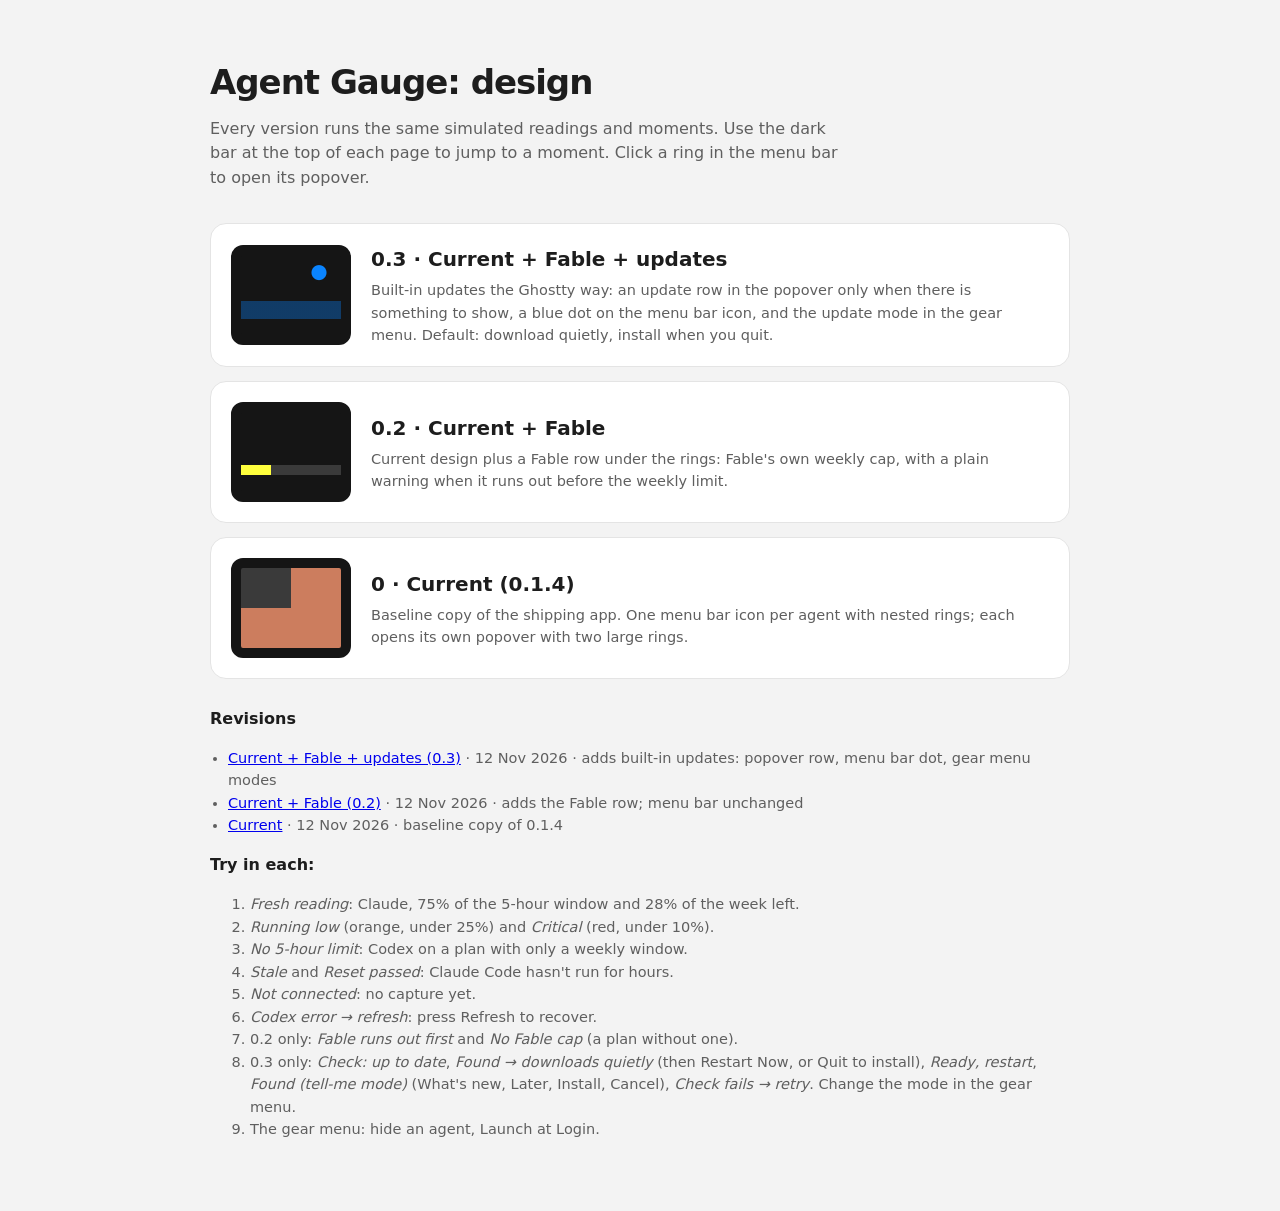
<file: design/index.html>
<!doctype html>
<html lang="en">
<head>
<meta charset="utf-8">
<meta name="viewport" content="width=device-width, initial-scale=1">
<title>Agent Gauge · design</title>
<style>
  body { margin: 0; font: 16px/1.55 ui-sans-serif, system-ui, sans-serif; background: #f3f3f3; color: #1d1d1d; }
  main { max-width: 860px; margin: 0 auto; padding: 56px 24px; }
  h1 { font-size: 34px; letter-spacing: -.03em; margin: 0 0 8px; }
  p.lead { color: #5f5f5f; margin: 0 0 32px; max-width: 62ch; }
  a.card { display: grid; grid-template-columns: minmax(72px, 120px) 1fr; gap: 20px; align-items: center; padding: 20px; margin-bottom: 14px; background: #fff; border-radius: 16px; text-decoration: none; color: inherit; border: 1px solid #e4e4e4; transition: .15s; }
  a.card:hover { border-color: #1d1d1d; transform: translateY(-2px); }
  .sw { height: 80px; border-radius: 12px; }
  h2 { margin: 0; font-size: 20px; }
  .card p { margin: 4px 0 0; color: #5f5f5f; font-size: 14.5px; }
  ol, ul { color: #5f5f5f; font-size: 14.5px; }
</style>
</head>
<body>
<main>
  <h1>Agent Gauge: design</h1>
  <p class="lead">Every version runs the same simulated readings and moments. Use the dark bar at the top of each page to jump to a moment. Click a ring in the menu bar to open its popover.</p>
  <a class="card" href="current3.html"><div class="sw" style="background:radial-gradient(circle at 78% 22%,#0a84ff 0 7px,transparent 8px),linear-gradient(transparent 58%,rgba(10,132,255,.35) 58% 80%,transparent 80%),#151515;border:10px solid #151515"></div><div><h2>0.3 · Current + Fable + updates</h2><p>Built-in updates the Ghostty way: an update row in the popover only when there is something to show, a blue dot on the menu bar icon, and the update mode in the gear menu. Default: download quietly, install when you quit.</p></div></a>
  <a class="card" href="current2.html"><div class="sw" style="background:linear-gradient(#151515 0 62%,transparent 62%) ,linear-gradient(90deg,#ffff3d 0 30%,#3a3a3a 30%) 0 75%/100% 10px no-repeat,#151515;border:10px solid #151515"></div><div><h2>0.2 · Current + Fable</h2><p>Current design plus a Fable row under the rings: Fable's own weekly cap, with a plain warning when it runs out before the weekly limit.</p></div></a>
  <a class="card" href="current.html"><div class="sw" style="background:conic-gradient(from 0deg,#cc7d5e 0 75%,#3a3a3a 0),#151515;border:10px solid #151515"></div><div><h2>0 · Current (0.1.4)</h2><p>Baseline copy of the shipping app. One menu bar icon per agent with nested rings; each opens its own popover with two large rings.</p></div></a>
  <h2 style="font-size:16px;margin:28px 0 8px">Revisions</h2>
  <ul style="padding-left:18px">
    <li><a href="current3.html">Current + Fable + updates (0.3)</a> · 12 Nov 2026 · adds built-in updates: popover row, menu bar dot, gear menu modes</li>
    <li><a href="current2.html">Current + Fable (0.2)</a> · 12 Nov 2026 · adds the Fable row; menu bar unchanged</li>
    <li><a href="current.html">Current</a> · 12 Nov 2026 · baseline copy of 0.1.4</li>
  </ul>
  <p><strong>Try in each:</strong></p>
  <ol>
    <li><em>Fresh reading</em>: Claude, 75% of the 5-hour window and 28% of the week left.</li>
    <li><em>Running low</em> (orange, under 25%) and <em>Critical</em> (red, under 10%).</li>
    <li><em>No 5-hour limit</em>: Codex on a plan with only a weekly window.</li>
    <li><em>Stale</em> and <em>Reset passed</em>: Claude Code hasn't run for hours.</li>
    <li><em>Not connected</em>: no capture yet.</li>
    <li><em>Codex error → refresh</em>: press Refresh to recover.</li>
    <li>0.2 only: <em>Fable runs out first</em> and <em>No Fable cap</em> (a plan without one).</li>
    <li>0.3 only: <em>Check: up to date</em>, <em>Found → downloads quietly</em> (then Restart Now, or Quit to install), <em>Ready, restart</em>, <em>Found (tell-me mode)</em> (What's new, Later, Install, Cancel), <em>Check fails → retry</em>. Change the mode in the gear menu.</li>
    <li>The gear menu: hide an agent, Launch at Login.</li>
  </ol>
</main>
</body>
</html>
</file>
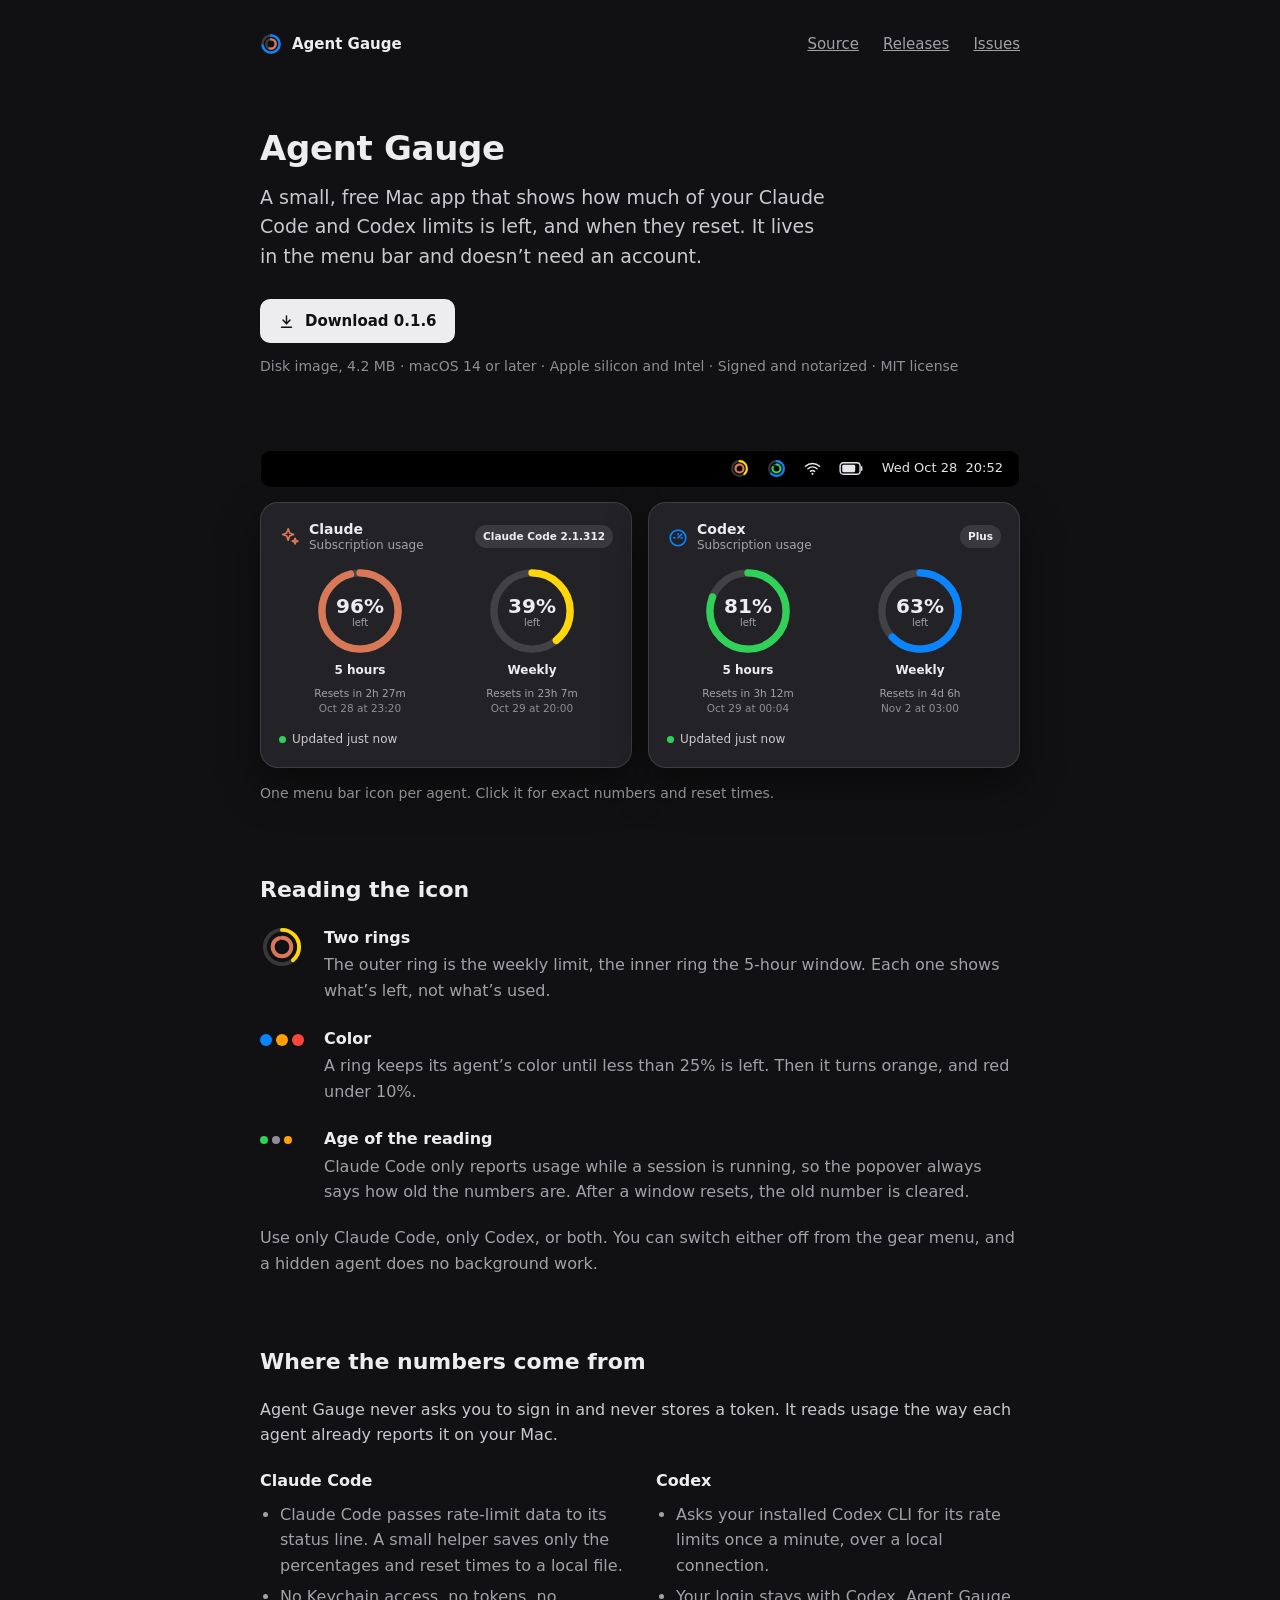
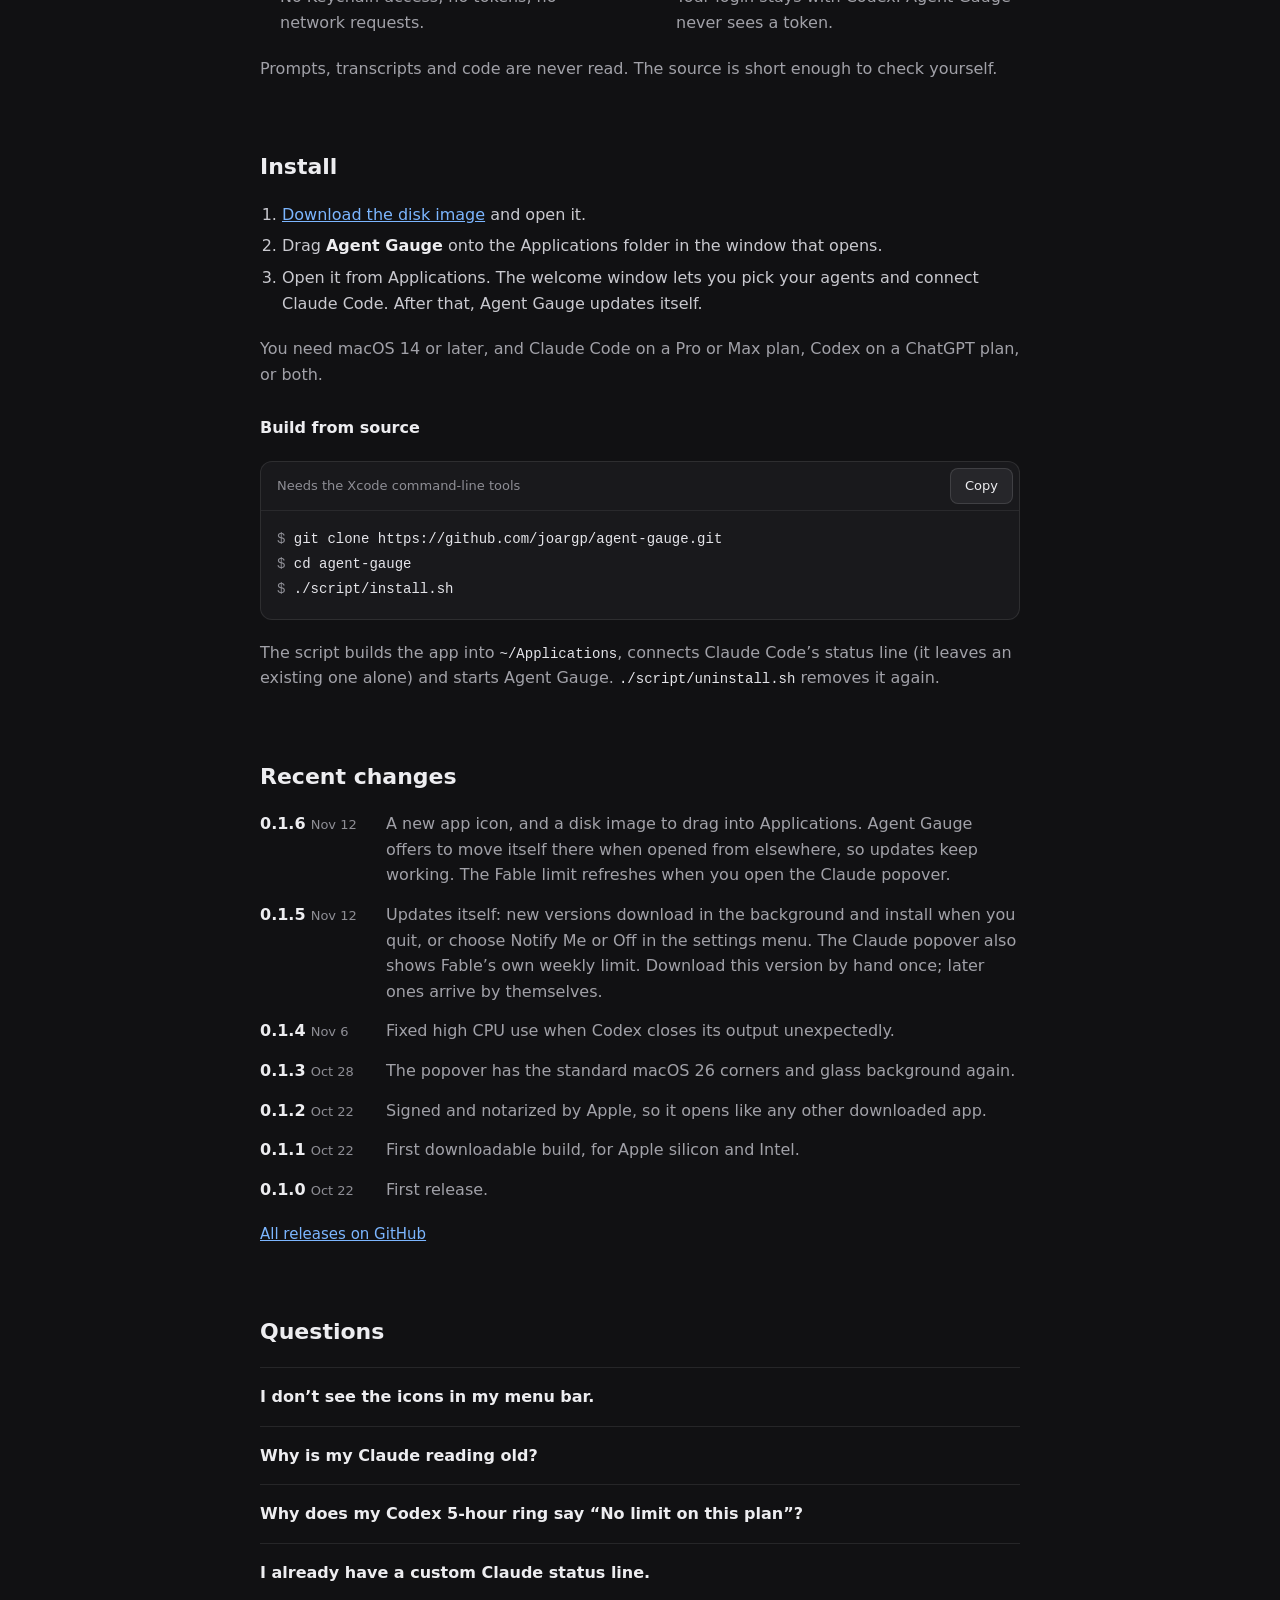
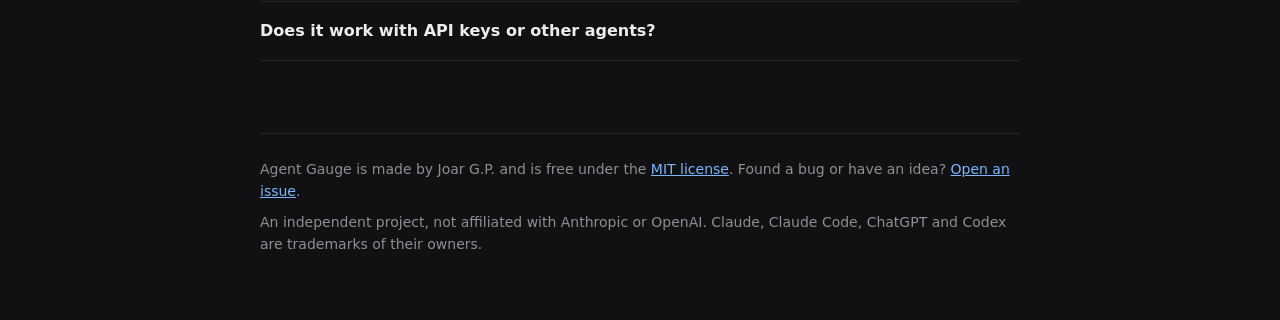
<file: site/index.html>
<!doctype html>
<html lang="en">
<head>
<meta charset="utf-8">
<meta name="viewport" content="width=device-width, initial-scale=1">
<meta name="color-scheme" content="dark">
<title>Agent Gauge</title>
<meta name="description" content="A small, free Mac app that shows how much of your Claude Code and Codex limits is left, and when they reset.">
<meta property="og:title" content="Agent Gauge">
<meta property="og:description" content="A small, free Mac app that shows how much of your Claude Code and Codex limits is left, and when they reset.">
<meta property="og:type" content="website">
<meta property="og:url" content="https://joargp.github.io/agent-gauge/">
<meta property="og:image" content="https://raw.githubusercontent.com/joargp/agent-gauge/main/docs/popovers.png">
<meta name="twitter:card" content="summary_large_image">
<link rel="icon" href="data:image/svg+xml,%3Csvg xmlns='http://www.w3.org/2000/svg' viewBox='0 0 18 18'%3E%3Ccircle cx='9' cy='9' r='7' fill='none' stroke='%230A84FF' stroke-width='2.4'/%3E%3Ccircle cx='9' cy='9' r='3.6' fill='none' stroke='%23D97857' stroke-width='2.4'/%3E%3C/svg%3E">
<style>
body{margin:0;background:#111113}
a{color:#7CB6FF}a:hover{color:#A9CEFF}
summary{cursor:pointer;list-style:none}
summary::-webkit-details-marker{display:none}
</style>
</head>
<body>
<div style="min-height: 100vh; background: #111113; color: #EDEDF0; font-family: -apple-system, BlinkMacSystemFont, 'SF Pro Text', 'Helvetica Neue', system-ui, sans-serif; font-size: 16px; line-height: 1.6">

<div style="max-width: 760px; margin: 0 auto; padding: 32px 24px 64px; display: flex; flex-direction: column; gap: 72px">

<header style="display: flex; flex-wrap: wrap; align-items: center; gap: 8px 24px; font-size: 15px">
<a href="#top" style="display: flex; align-items: center; gap: 10px; margin-right: auto; color: #EDEDF0; text-decoration: none; font-weight: 600">
<svg aria-hidden="true" width="22" height="22" viewBox="0 0 18 18">
<circle cx="9" cy="9" r="7" fill="none" stroke="rgba(255,255,255,0.18)" stroke-width="2"></circle>
<circle cx="9" cy="9" r="7" fill="none" stroke="#0A84FF" stroke-width="2" stroke-linecap="round" pathLength="100" stroke-dasharray="72 100" transform="rotate(-90 9 9)"></circle>
<circle cx="9" cy="9" r="3.8" fill="none" stroke="rgba(255,255,255,0.18)" stroke-width="2"></circle>
<circle cx="9" cy="9" r="3.8" fill="none" stroke="#D97857" stroke-width="2" stroke-linecap="round" pathLength="100" stroke-dasharray="55 100" transform="rotate(-90 9 9)"></circle>
</svg>
Agent Gauge
</a>
<a href="https://github.com/joargp/agent-gauge" style="color: #A1A1A8">Source</a>
<a href="https://github.com/joargp/agent-gauge/releases" style="color: #A1A1A8">Releases</a>
<a href="https://github.com/joargp/agent-gauge/issues" style="color: #A1A1A8">Issues</a>
</header>

<main id="top" style="display: flex; flex-direction: column; gap: 72px">

<section style="display: flex; flex-direction: column; gap: 28px">
<div style="display: flex; flex-direction: column; gap: 14px">
<h1 style="margin: 0; font-size: 34px; line-height: 1.2; font-weight: 700; letter-spacing: -0.01em; text-wrap: balance">Agent Gauge</h1>
<p style="margin: 0; max-width: 36rem; font-size: 19px; line-height: 1.55; color: #C9C9CF">A small, free Mac app that shows how much of your Claude Code and Codex limits is left, and when they reset. It lives in the menu bar and doesn’t need an account.</p>
</div>
<div style="display: flex; flex-wrap: wrap; align-items: center; gap: 12px 20px">
<a href="https://github.com/joargp/agent-gauge/releases/latest/download/AgentGauge.dmg" style="display: inline-flex; align-items: center; gap: 10px; height: 44px; padding: 0 18px; border-radius: 10px; background: #EDEDF0; color: #111113; text-decoration: none; font-weight: 600; font-size: 15px">
<svg aria-hidden="true" width="17" height="17" viewBox="0 0 24 24" fill="none" stroke="currentColor" stroke-width="2" stroke-linecap="round" stroke-linejoin="round"><path d="M12 4v11"></path><path d="M7 10l5 5 5-5"></path><path d="M5 20h14"></path></svg>
Download 0.1.6
</a>
<span style="font-size: 14px; color: #8E8E95">Disk image, 4.2 MB · macOS 14 or later · Apple silicon and Intel · Signed and notarized · MIT license</span>
</div>
</section>

<figure style="margin: 0; display: flex; flex-direction: column; gap: 14px">
<div role="img" aria-label="macOS menu bar with the Claude and Codex gauges" style="display: flex; align-items: center; justify-content: flex-end; gap: 18px; height: 36px; padding: 0 16px; border-radius: 10px; background: #000000; border: 1px solid rgba(255,255,255,0.08)">
<svg aria-hidden="true" width="19" height="19" viewBox="0 0 18 18">
<circle cx="9" cy="9" r="7" fill="none" stroke="rgba(255,255,255,0.22)" stroke-width="2"></circle>
<circle cx="9" cy="9" r="7" fill="none" stroke="#FFD60A" stroke-width="2" stroke-linecap="round" pathLength="100" stroke-dasharray="39 100" transform="rotate(-90 9 9)"></circle>
<circle cx="9" cy="9" r="3.8" fill="none" stroke="rgba(255,255,255,0.22)" stroke-width="2"></circle>
<circle cx="9" cy="9" r="3.8" fill="none" stroke="#D97857" stroke-width="2" stroke-linecap="round" pathLength="100" stroke-dasharray="96 100" transform="rotate(-90 9 9)"></circle>
</svg>
<svg aria-hidden="true" width="19" height="19" viewBox="0 0 18 18">
<circle cx="9" cy="9" r="7" fill="none" stroke="rgba(255,255,255,0.22)" stroke-width="2"></circle>
<circle cx="9" cy="9" r="7" fill="none" stroke="#0A84FF" stroke-width="2" stroke-linecap="round" pathLength="100" stroke-dasharray="63 100" transform="rotate(-90 9 9)"></circle>
<circle cx="9" cy="9" r="3.8" fill="none" stroke="rgba(255,255,255,0.22)" stroke-width="2"></circle>
<circle cx="9" cy="9" r="3.8" fill="none" stroke="#30D158" stroke-width="2" stroke-linecap="round" pathLength="100" stroke-dasharray="81 100" transform="rotate(-90 9 9)"></circle>
</svg>
<svg aria-hidden="true" width="17" height="17" viewBox="0 0 24 24" fill="none" stroke="#E5E5EA" stroke-width="2" stroke-linecap="round"><path d="M2 8.8a15 15 0 0 1 20 0"></path><path d="M5.5 12.4a10 10 0 0 1 13 0"></path><path d="M9 16a5 5 0 0 1 6 0"></path><circle cx="12" cy="19.5" r="0.6" fill="#E5E5EA"></circle></svg>
<svg aria-hidden="true" width="25" height="13" viewBox="0 0 26 14" fill="none"><rect x="0.75" y="0.75" width="21.5" height="12.5" rx="3.5" stroke="#E5E5EA" stroke-width="1.5"></rect><rect x="3" y="3" width="14" height="8" rx="1.5" fill="#E5E5EA"></rect><path d="M24 5v4" stroke="#E5E5EA" stroke-width="1.5" stroke-linecap="round"></path></svg>
<span style="font-size: 13px; font-weight: 500; color: #E5E5EA; white-space: pre">Wed Oct 28  20:52</span>
</div>

<div style="display: grid; grid-template-columns: repeat(auto-fit, minmax(280px, 1fr)); gap: 16px">

<div role="img" aria-label="Claude popover: 96% of the 5-hour limit and 39% of the weekly limit left" style="box-sizing: border-box; padding: 18px; border-radius: 18px; background: #232327; border: 1px solid rgba(255,255,255,0.12); box-shadow: 0 18px 44px rgba(0,0,0,0.45); display: flex; flex-direction: column; gap: 14px; font-size: 12px">
<div style="display: flex; align-items: center; gap: 8px">
<svg aria-hidden="true" width="22" height="22" viewBox="0 0 24 24" fill="none" stroke="#D97857" stroke-width="1.8" stroke-linejoin="round"><path d="M10 3l1.6 4.6L16 9.2l-4.4 1.6L10 15.4l-1.6-4.6L4 9.2l4.4-1.6z"></path><path d="M17.5 13.5l.8 2.2 2.2.8-2.2.8-.8 2.2-.8-2.2-2.2-.8 2.2-.8z"></path></svg>
<div style="flex-grow: 1; min-width: 0; line-height: 1.25; white-space: nowrap"><div style="font-size: 14px; font-weight: 600">Claude</div><div style="color: #A1A1A8; overflow: hidden; text-overflow: ellipsis">Subscription usage</div></div>
<span style="flex-shrink: 0; padding: 3px 8px; border-radius: 999px; background: #3A3A3E; font-size: 10.5px; font-weight: 700; white-space: nowrap">Claude Code 2.1.312</span>
</div>
<div style="display: grid; grid-template-columns: repeat(2, minmax(0, 1fr)); gap: 10px; text-align: center">
<div style="display: flex; flex-direction: column; align-items: center; gap: 6px">
<div style="position: relative; width: 88px; height: 88px">
<svg aria-hidden="true" width="88" height="88" viewBox="0 0 120 120"><circle cx="60" cy="60" r="52" fill="none" stroke="rgba(255,255,255,0.14)" stroke-width="10"></circle><circle cx="60" cy="60" r="52" fill="none" stroke="#D97857" stroke-width="10" stroke-linecap="round" pathLength="100" stroke-dasharray="96 100" transform="rotate(-90 60 60)"></circle></svg>
<div style="position: absolute; inset: 0; display: flex; flex-direction: column; align-items: center; justify-content: center; line-height: 1.1"><span style="font-size: 20px; font-weight: 600">96%</span><span style="font-size: 10px; color: #A1A1A8">left</span></div>
</div>
<div style="font-weight: 600">5 hours</div>
<div style="font-size: 10.5px; color: #A1A1A8; line-height: 1.4">Resets in 2h 27m<br><span style="color: #8E8E95">Oct 28 at 23:20</span></div>
</div>
<div style="display: flex; flex-direction: column; align-items: center; gap: 6px">
<div style="position: relative; width: 88px; height: 88px">
<svg aria-hidden="true" width="88" height="88" viewBox="0 0 120 120"><circle cx="60" cy="60" r="52" fill="none" stroke="rgba(255,255,255,0.14)" stroke-width="10"></circle><circle cx="60" cy="60" r="52" fill="none" stroke="#FFD60A" stroke-width="10" stroke-linecap="round" pathLength="100" stroke-dasharray="39 100" transform="rotate(-90 60 60)"></circle></svg>
<div style="position: absolute; inset: 0; display: flex; flex-direction: column; align-items: center; justify-content: center; line-height: 1.1"><span style="font-size: 20px; font-weight: 600">39%</span><span style="font-size: 10px; color: #A1A1A8">left</span></div>
</div>
<div style="font-weight: 600">Weekly</div>
<div style="font-size: 10.5px; color: #A1A1A8; line-height: 1.4">Resets in 23h 7m<br><span style="color: #8E8E95">Oct 29 at 20:00</span></div>
</div>
</div>
<div style="display: flex; align-items: center; gap: 6px; color: #C9C9CF"><span aria-hidden="true" style="width: 7px; height: 7px; border-radius: 4px; background: #30D158"></span>Updated just now</div>
</div>

<div role="img" aria-label="Codex popover: 81% of the 5-hour limit and 63% of the weekly limit left" style="box-sizing: border-box; padding: 18px; border-radius: 18px; background: #232327; border: 1px solid rgba(255,255,255,0.12); box-shadow: 0 18px 44px rgba(0,0,0,0.45); display: flex; flex-direction: column; gap: 14px; font-size: 12px">
<div style="display: flex; align-items: center; gap: 8px">
<svg aria-hidden="true" width="22" height="22" viewBox="0 0 24 24" fill="none" stroke="#0A84FF" stroke-width="1.8" stroke-linecap="round"><circle cx="12" cy="13" r="8.5"></circle><path d="M12 13l4-4"></path><path d="M7.5 13h1M15.5 13h1M12 8.5v1"></path></svg>
<div style="flex-grow: 1; min-width: 0; line-height: 1.25; white-space: nowrap"><div style="font-size: 14px; font-weight: 600">Codex</div><div style="color: #A1A1A8; overflow: hidden; text-overflow: ellipsis">Subscription usage</div></div>
<span style="flex-shrink: 0; padding: 3px 8px; border-radius: 999px; background: #3A3A3E; font-size: 10.5px; font-weight: 700; white-space: nowrap">Plus</span>
</div>
<div style="display: grid; grid-template-columns: repeat(2, minmax(0, 1fr)); gap: 10px; text-align: center">
<div style="display: flex; flex-direction: column; align-items: center; gap: 6px">
<div style="position: relative; width: 88px; height: 88px">
<svg aria-hidden="true" width="88" height="88" viewBox="0 0 120 120"><circle cx="60" cy="60" r="52" fill="none" stroke="rgba(255,255,255,0.14)" stroke-width="10"></circle><circle cx="60" cy="60" r="52" fill="none" stroke="#30D158" stroke-width="10" stroke-linecap="round" pathLength="100" stroke-dasharray="81 100" transform="rotate(-90 60 60)"></circle></svg>
<div style="position: absolute; inset: 0; display: flex; flex-direction: column; align-items: center; justify-content: center; line-height: 1.1"><span style="font-size: 20px; font-weight: 600">81%</span><span style="font-size: 10px; color: #A1A1A8">left</span></div>
</div>
<div style="font-weight: 600">5 hours</div>
<div style="font-size: 10.5px; color: #A1A1A8; line-height: 1.4">Resets in 3h 12m<br><span style="color: #8E8E95">Oct 29 at 00:04</span></div>
</div>
<div style="display: flex; flex-direction: column; align-items: center; gap: 6px">
<div style="position: relative; width: 88px; height: 88px">
<svg aria-hidden="true" width="88" height="88" viewBox="0 0 120 120"><circle cx="60" cy="60" r="52" fill="none" stroke="rgba(255,255,255,0.14)" stroke-width="10"></circle><circle cx="60" cy="60" r="52" fill="none" stroke="#0A84FF" stroke-width="10" stroke-linecap="round" pathLength="100" stroke-dasharray="63 100" transform="rotate(-90 60 60)"></circle></svg>
<div style="position: absolute; inset: 0; display: flex; flex-direction: column; align-items: center; justify-content: center; line-height: 1.1"><span style="font-size: 20px; font-weight: 600">63%</span><span style="font-size: 10px; color: #A1A1A8">left</span></div>
</div>
<div style="font-weight: 600">Weekly</div>
<div style="font-size: 10.5px; color: #A1A1A8; line-height: 1.4">Resets in 4d 6h<br><span style="color: #8E8E95">Nov 2 at 03:00</span></div>
</div>
</div>
<div style="display: flex; align-items: center; gap: 6px; color: #C9C9CF"><span aria-hidden="true" style="width: 7px; height: 7px; border-radius: 4px; background: #30D158"></span>Updated just now</div>
</div>

</div>
<figcaption style="font-size: 14px; color: #8E8E95">One menu bar icon per agent. Click it for exact numbers and reset times.</figcaption>
</figure>

<section id="what" style="display: flex; flex-direction: column; gap: 20px">
<h2 style="margin: 0; font-size: 22px; line-height: 1.3; font-weight: 600">Reading the icon</h2>
<dl style="margin: 0; display: flex; flex-direction: column; gap: 22px">
<div style="display: flex; gap: 20px; align-items: flex-start">
<svg aria-hidden="true" width="44" height="44" viewBox="0 0 18 18" style="flex-shrink: 0">
<circle cx="9" cy="9" r="7" fill="none" stroke="rgba(255,255,255,0.16)" stroke-width="1.6"></circle>
<circle cx="9" cy="9" r="7" fill="none" stroke="#FFD60A" stroke-width="1.6" stroke-linecap="round" pathLength="100" stroke-dasharray="39 100" transform="rotate(-90 9 9)"></circle>
<circle cx="9" cy="9" r="3.8" fill="none" stroke="rgba(255,255,255,0.16)" stroke-width="1.6"></circle>
<circle cx="9" cy="9" r="3.8" fill="none" stroke="#D97857" stroke-width="1.6" stroke-linecap="round" pathLength="100" stroke-dasharray="96 100" transform="rotate(-90 9 9)"></circle>
</svg>
<div style="min-width: 0"><dt style="font-weight: 600">Two rings</dt><dd style="margin: 2px 0 0; color: #A1A1A8">The outer ring is the weekly limit, the inner ring the 5-hour window. Each one shows what’s left, not what’s used.</dd></div>
</div>
<div style="display: flex; gap: 20px; align-items: flex-start">
<div aria-hidden="true" style="width: 44px; flex-shrink: 0; display: flex; gap: 4px; padding-top: 8px">
<span style="width: 12px; height: 12px; border-radius: 6px; background: #0A84FF"></span>
<span style="width: 12px; height: 12px; border-radius: 6px; background: #FF9F0A"></span>
<span style="width: 12px; height: 12px; border-radius: 6px; background: #FF453A"></span>
</div>
<div style="min-width: 0"><dt style="font-weight: 600">Color</dt><dd style="margin: 2px 0 0; color: #A1A1A8">A ring keeps its agent’s color until less than 25% is left. Then it turns orange, and red under 10%.</dd></div>
</div>
<div style="display: flex; gap: 20px; align-items: flex-start">
<div aria-hidden="true" style="width: 44px; flex-shrink: 0; display: flex; gap: 4px; padding-top: 10px">
<span style="width: 8px; height: 8px; border-radius: 4px; background: #30D158"></span>
<span style="width: 8px; height: 8px; border-radius: 4px; background: #8E8E95"></span>
<span style="width: 8px; height: 8px; border-radius: 4px; background: #FF9F0A"></span>
</div>
<div style="min-width: 0"><dt style="font-weight: 600">Age of the reading</dt><dd style="margin: 2px 0 0; color: #A1A1A8">Claude Code only reports usage while a session is running, so the popover always says how old the numbers are. After a window resets, the old number is cleared.</dd></div>
</div>
</dl>
<p style="margin: 0; color: #A1A1A8">Use only Claude Code, only Codex, or both. You can switch either off from the gear menu, and a hidden agent does no background work.</p>
</section>

<section id="privacy" style="display: flex; flex-direction: column; gap: 20px">
<h2 style="margin: 0; font-size: 22px; line-height: 1.3; font-weight: 600">Where the numbers come from</h2>
<p style="margin: 0; color: #C9C9CF">Agent Gauge never asks you to sign in and never stores a token. It reads usage the way each agent already reports it on your Mac.</p>
<div style="display: grid; grid-template-columns: repeat(auto-fit, minmax(260px, 1fr)); gap: 20px 32px">
<div style="display: flex; flex-direction: column; gap: 8px">
<h3 style="margin: 0; font-size: 16px; font-weight: 600">Claude Code</h3>
<ul style="margin: 0; padding-left: 20px; display: flex; flex-direction: column; gap: 6px; color: #A1A1A8">
<li>Claude Code passes rate-limit data to its status line. A small helper saves only the percentages and reset times to a local file.</li>
<li>No Keychain access, no tokens, no network requests.</li>
</ul>
</div>
<div style="display: flex; flex-direction: column; gap: 8px">
<h3 style="margin: 0; font-size: 16px; font-weight: 600">Codex</h3>
<ul style="margin: 0; padding-left: 20px; display: flex; flex-direction: column; gap: 6px; color: #A1A1A8">
<li>Asks your installed Codex CLI for its rate limits once a minute, over a local connection.</li>
<li>Your login stays with Codex. Agent Gauge never sees a token.</li>
</ul>
</div>
</div>
<p style="margin: 0; color: #A1A1A8">Prompts, transcripts and code are never read. The source is short enough to check yourself.</p>
</section>

<section id="install" style="display: flex; flex-direction: column; gap: 20px">
<h2 style="margin: 0; font-size: 22px; line-height: 1.3; font-weight: 600">Install</h2>
<ol style="margin: 0; padding-left: 22px; display: flex; flex-direction: column; gap: 6px; color: #C9C9CF">
<li><a href="https://github.com/joargp/agent-gauge/releases/latest/download/AgentGauge.dmg">Download the disk image</a> and open it.</li>
<li>Drag <strong style="font-weight: 600; color: #EDEDF0">Agent Gauge</strong> onto the Applications folder in the window that opens.</li>
<li>Open it from Applications. The welcome window lets you pick your agents and connect Claude Code. After that, Agent Gauge updates itself.</li>
</ol>
<p style="margin: 0; color: #A1A1A8">You need macOS 14 or later, and Claude Code on a Pro or Max plan, Codex on a ChatGPT plan, or both.</p>
<h3 style="margin: 8px 0 0; font-size: 16px; font-weight: 600">Build from source</h3>
<div style="border-radius: 12px; background: #19191C; border: 1px solid rgba(255,255,255,0.09); overflow: hidden">
<div style="display: flex; align-items: center; gap: 12px; padding: 6px 6px 6px 16px; border-bottom: 1px solid rgba(255,255,255,0.07)">
<span style="flex-grow: 1; font-size: 13px; color: #8E8E95">Needs the Xcode command-line tools</span>
<button type="button" id="copy-install" style="height: 36px; padding: 0 14px; border-radius: 8px; border: 1px solid rgba(255,255,255,0.12); background: #26262A; color: #EDEDF0; font: inherit; font-size: 13px; font-weight: 500; cursor: pointer">Copy</button>
</div>
<pre style="margin: 0; padding: 16px; overflow-x: auto; font-family: ui-monospace, 'SF Mono', Menlo, monospace; font-size: 14px; line-height: 1.8; color: #E5E5EA"><code><span style="color: #8E8E95">$ </span>git clone https://github.com/joargp/agent-gauge.git
<span style="color: #8E8E95">$ </span>cd agent-gauge
<span style="color: #8E8E95">$ </span>./script/install.sh</code></pre>
</div>
<p style="margin: 0; color: #A1A1A8">The script builds the app into <code style="font-family: ui-monospace, 'SF Mono', Menlo, monospace; font-size: 14px; color: #E5E5EA">~/Applications</code>, connects Claude Code’s status line (it leaves an existing one alone) and starts Agent Gauge. <code style="font-family: ui-monospace, 'SF Mono', Menlo, monospace; font-size: 14px; color: #E5E5EA">./script/uninstall.sh</code> removes it again.</p>
</section>

<section id="changes" style="display: flex; flex-direction: column; gap: 20px">
<h2 style="margin: 0; font-size: 22px; line-height: 1.3; font-weight: 600">Recent changes</h2>
<dl style="margin: 0; display: flex; flex-direction: column; gap: 14px">
<div style="display: grid; grid-template-columns: 110px minmax(0, 1fr); gap: 4px 16px">
<dt style="font-variant-numeric: tabular-nums"><span style="font-weight: 600">0.1.6</span> <span style="font-size: 13px; color: #8E8E95">Nov 12</span></dt>
<dd style="margin: 0; color: #A1A1A8">A new app icon, and a disk image to drag into Applications. Agent Gauge offers to move itself there when opened from elsewhere, so updates keep working. The Fable limit refreshes when you open the Claude popover.</dd>
</div>
<div style="display: grid; grid-template-columns: 110px minmax(0, 1fr); gap: 4px 16px">
<dt style="font-variant-numeric: tabular-nums"><span style="font-weight: 600">0.1.5</span> <span style="font-size: 13px; color: #8E8E95">Nov 12</span></dt>
<dd style="margin: 0; color: #A1A1A8">Updates itself: new versions download in the background and install when you quit, or choose Notify Me or Off in the settings menu. The Claude popover also shows Fable’s own weekly limit. Download this version by hand once; later ones arrive by themselves.</dd>
</div>
<div style="display: grid; grid-template-columns: 110px minmax(0, 1fr); gap: 4px 16px">
<dt style="font-variant-numeric: tabular-nums"><span style="font-weight: 600">0.1.4</span> <span style="font-size: 13px; color: #8E8E95">Nov 6</span></dt>
<dd style="margin: 0; color: #A1A1A8">Fixed high CPU use when Codex closes its output unexpectedly.</dd>
</div>
<div style="display: grid; grid-template-columns: 110px minmax(0, 1fr); gap: 4px 16px">
<dt style="font-variant-numeric: tabular-nums"><span style="font-weight: 600">0.1.3</span> <span style="font-size: 13px; color: #8E8E95">Oct 28</span></dt>
<dd style="margin: 0; color: #A1A1A8">The popover has the standard macOS 26 corners and glass background again.</dd>
</div>
<div style="display: grid; grid-template-columns: 110px minmax(0, 1fr); gap: 4px 16px">
<dt style="font-variant-numeric: tabular-nums"><span style="font-weight: 600">0.1.2</span> <span style="font-size: 13px; color: #8E8E95">Oct 22</span></dt>
<dd style="margin: 0; color: #A1A1A8">Signed and notarized by Apple, so it opens like any other downloaded app.</dd>
</div>
<div style="display: grid; grid-template-columns: 110px minmax(0, 1fr); gap: 4px 16px">
<dt style="font-variant-numeric: tabular-nums"><span style="font-weight: 600">0.1.1</span> <span style="font-size: 13px; color: #8E8E95">Oct 22</span></dt>
<dd style="margin: 0; color: #A1A1A8">First downloadable build, for Apple silicon and Intel.</dd>
</div>
<div style="display: grid; grid-template-columns: 110px minmax(0, 1fr); gap: 4px 16px">
<dt style="font-variant-numeric: tabular-nums"><span style="font-weight: 600">0.1.0</span> <span style="font-size: 13px; color: #8E8E95">Oct 22</span></dt>
<dd style="margin: 0; color: #A1A1A8">First release.</dd>
</div>
</dl>
<a href="https://github.com/joargp/agent-gauge/releases" style="align-self: flex-start; font-size: 15px">All releases on GitHub</a>
</section>

<section id="faq" style="display: flex; flex-direction: column; gap: 12px">
<h2 style="margin: 0 0 8px; font-size: 22px; line-height: 1.3; font-weight: 600">Questions</h2>
<div style="display: flex; flex-direction: column; border-top: 1px solid rgba(255,255,255,0.09)">
<details style="padding: 16px 0; border-bottom: 1px solid rgba(255,255,255,0.09)">
<summary style="font-weight: 600">I don’t see the icons in my menu bar.</summary>
<p style="margin: 10px 0 0; color: #A1A1A8">A full menu bar, or a menu bar manager like Ice or Bartender, can hide new items. Move Agent Gauge to the visible section there.</p>
</details>
<details style="padding: 16px 0; border-bottom: 1px solid rgba(255,255,255,0.09)">
<summary style="font-weight: 600">Why is my Claude reading old?</summary>
<p style="margin: 10px 0 0; color: #A1A1A8">Claude Code only reports usage while a session is open. Usage can’t grow while it’s idle, so the last reading still holds. Start a session and send a message to refresh it.</p>
</details>
<details style="padding: 16px 0; border-bottom: 1px solid rgba(255,255,255,0.09)">
<summary style="font-weight: 600">Why does my Codex 5-hour ring say “No limit on this plan”?</summary>
<p style="margin: 10px 0 0; color: #A1A1A8">Some ChatGPT plans only have a weekly Codex limit. Agent Gauge shows exactly the windows Codex reports.</p>
</details>
<details style="padding: 16px 0; border-bottom: 1px solid rgba(255,255,255,0.09)">
<summary style="font-weight: 600">I already have a custom Claude status line.</summary>
<p style="margin: 10px 0 0; color: #A1A1A8">Agent Gauge leaves it alone. Add one <code style="font-family: ui-monospace, 'SF Mono', Menlo, monospace; font-size: 14px; color: #E5E5EA">tee</code> to your command to feed Agent Gauge too. <a href="https://github.com/joargp/agent-gauge/blob/main/docs/details.md#existing-custom-status-line">Here’s how</a>.</p>
</details>
<details style="padding: 16px 0; border-bottom: 1px solid rgba(255,255,255,0.09)">
<summary style="font-weight: 600">Does it work with API keys or other agents?</summary>
<p style="margin: 10px 0 0; color: #A1A1A8">Not yet. It reads subscription limits for Claude Code and Codex. Each agent is a small provider in the code, so pull requests for another one are welcome.</p>
</details>
</div>
</section>

</main>

<footer style="display: flex; flex-direction: column; gap: 8px; padding-top: 24px; border-top: 1px solid rgba(255,255,255,0.09); font-size: 14px; color: #8E8E95">
<p style="margin: 0">Agent Gauge is made by Joar G.P. and is free under the <a href="https://github.com/joargp/agent-gauge/blob/main/LICENSE">MIT license</a>. Found a bug or have an idea? <a href="https://github.com/joargp/agent-gauge/issues">Open an issue</a>.</p>
<p style="margin: 0">An independent project, not affiliated with Anthropic or OpenAI. Claude, Claude Code, ChatGPT and Codex are trademarks of their owners.</p>
</footer>

</div>
</div>
<script>
const copyButton = document.getElementById("copy-install");
const command = "git clone https://github.com/joargp/agent-gauge.git\ncd agent-gauge\n./script/install.sh";
copyButton.addEventListener("click", async () => {
  try {
    await navigator.clipboard.writeText(command);
    copyButton.textContent = "Copied";
  } catch {
    copyButton.textContent = "Copy failed";
  }
  setTimeout(() => { copyButton.textContent = "Copy"; }, 2000);
});
</script>
</body>
</html>
</file>
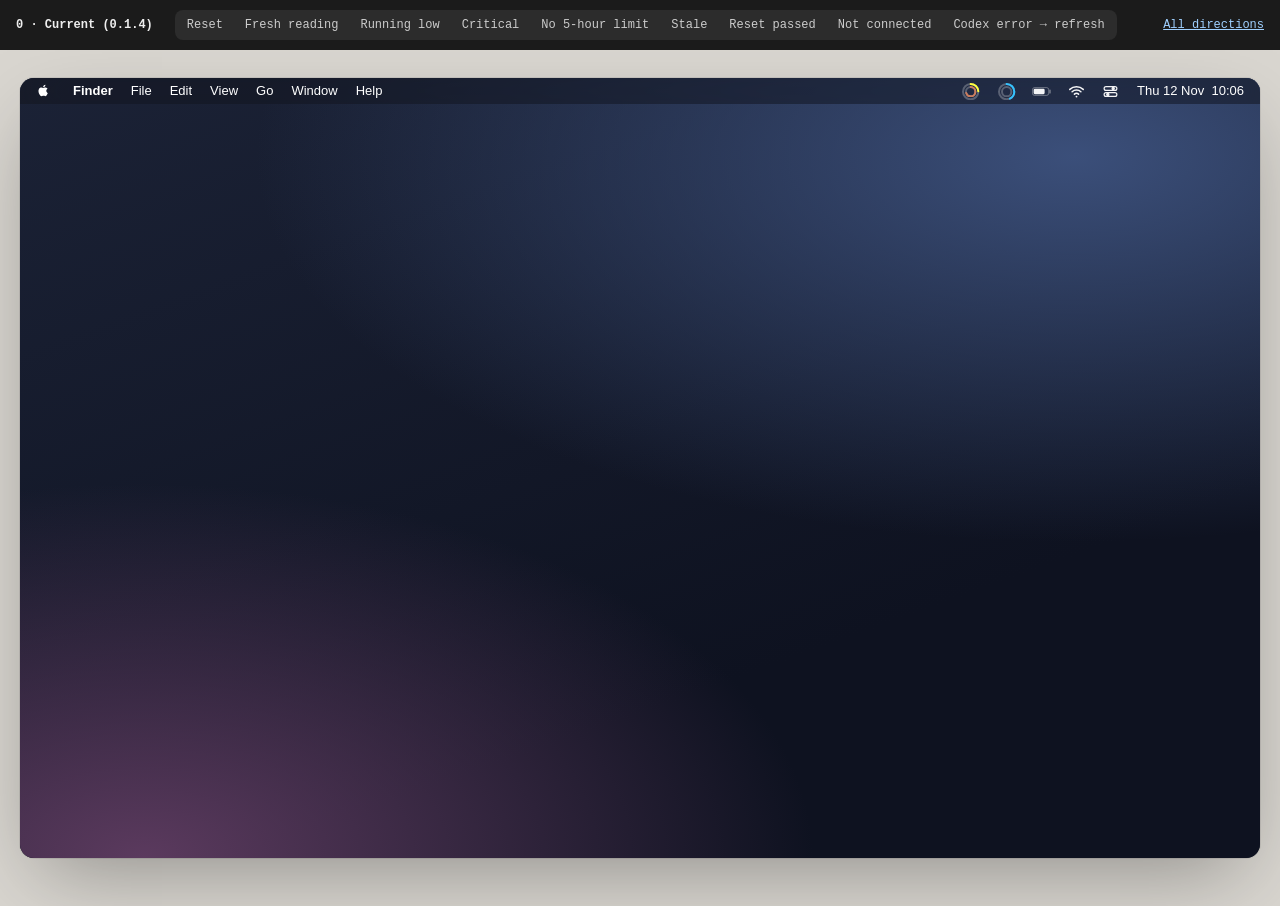
<file: design/current.html>
<!doctype html>
<html lang="en">
<head>
<meta charset="utf-8">
<meta name="viewport" content="width=device-width, initial-scale=1">
<title>0 · Current (0.1.4)</title>
<link rel="stylesheet" href="base.css">
<link rel="stylesheet" href="current.css">
</head>
<body>
<script src="harness.js"></script>
<script src="product.js"></script>
</body>
</html>
</file>
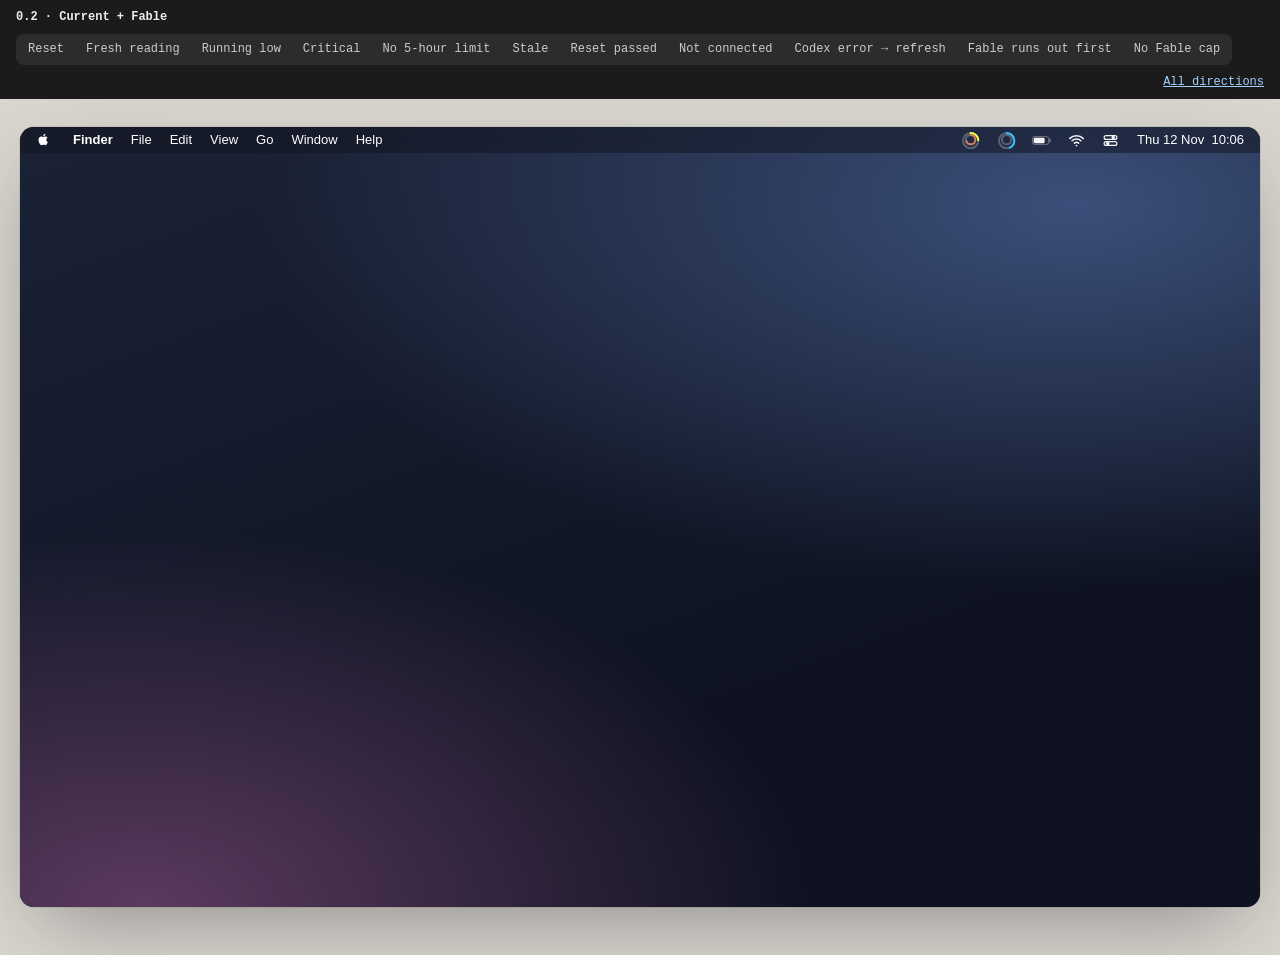
<file: design/current2.html>
<!doctype html>
<html lang="en">
<head>
<meta charset="utf-8">
<meta name="viewport" content="width=device-width, initial-scale=1">
<title>0.2 · Current + Fable</title>
<link rel="stylesheet" href="base.css">
<link rel="stylesheet" href="current.css">
<link rel="stylesheet" href="current2.css">
</head>
<body data-fable="on">
<script src="harness.js"></script>
<script src="product.js"></script>
</body>
</html>
</file>
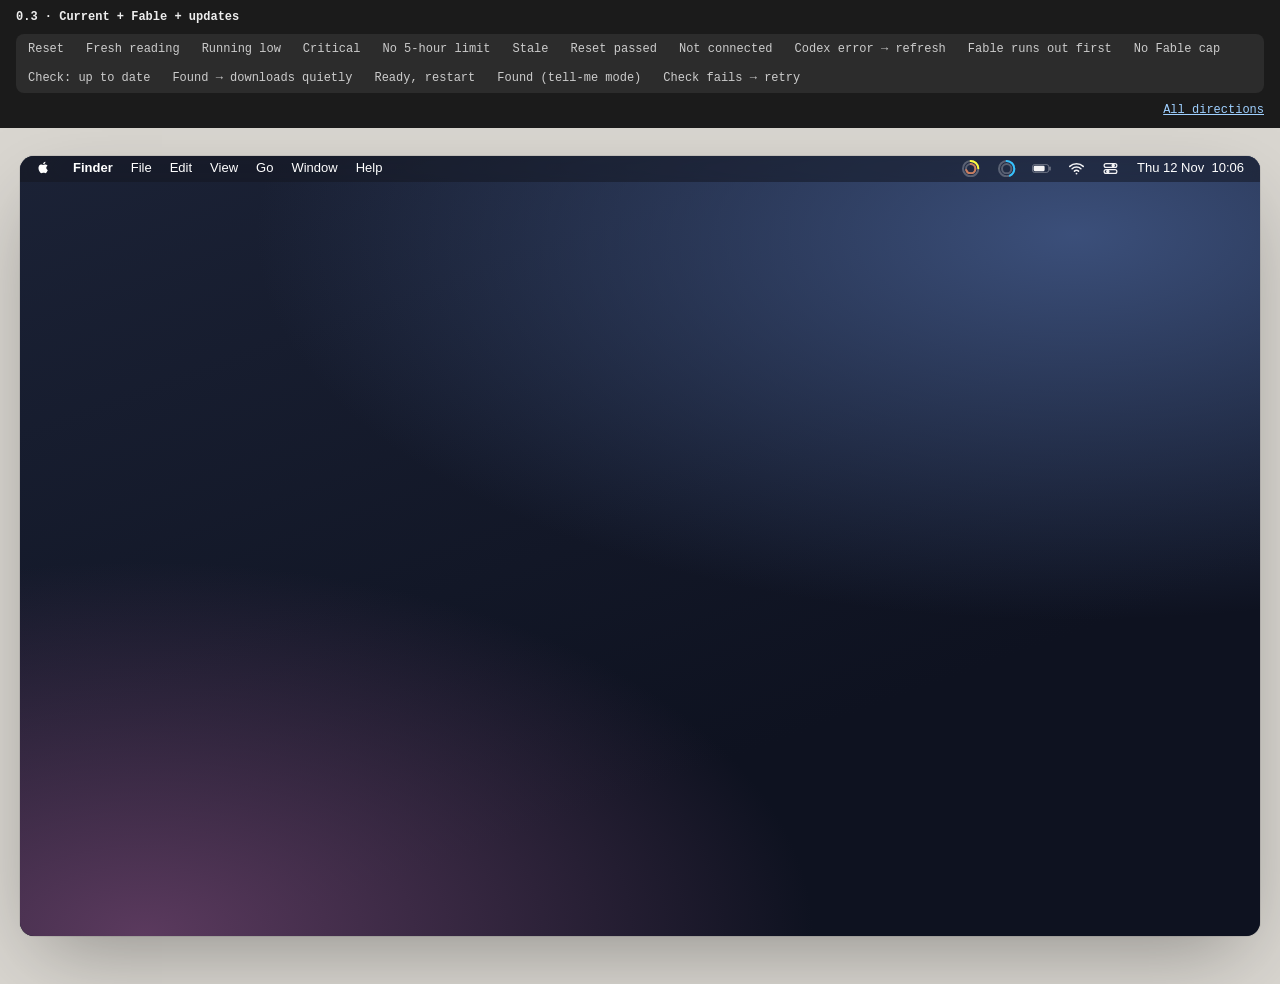
<file: design/current3.html>
<!doctype html>
<html lang="en">
<head>
<meta charset="utf-8">
<meta name="viewport" content="width=device-width, initial-scale=1">
<title>0.3 · Current + Fable + updates</title>
<link rel="stylesheet" href="base.css">
<link rel="stylesheet" href="current.css">
<link rel="stylesheet" href="current2.css">
<link rel="stylesheet" href="current3.css">
</head>
<body data-fable="on" data-updates="on">
<script src="harness.js"></script>
<script src="product.js"></script>
</body>
</html>
</file>
<file: design/base.css>
/* Shared by all directions. Part 1 is the fixed mockup harness. Part 2 is a grey wireframe
   placeholder so the unstyled template is legible; it is not a design. Each a/b/c.css sets its
   own tokens and places and styles the product's regions. */
* { box-sizing: border-box; }
html, body { margin: 0; height: 100%; }
body { background: #d9d6d0; font-family: system-ui, sans-serif; }
button { font: inherit; cursor: pointer; }
input { font: inherit; }

/* ===== 1. Harness (fixed) ===== */

/* mockup controls: clearly not part of the design */
.mock-controls { position: sticky; top: 0; z-index: 100; display: flex; flex-wrap: wrap; gap: 10px 16px; align-items: center; padding: 10px 16px; background: #1b1b1b; color: #eee; font: 12px/1.2 ui-monospace, Menlo, monospace; }
.mock-controls strong { font-weight: 600; margin-right: 6px; }
.mock-controls .seg { display: inline-flex; flex-wrap: wrap; gap: 2px; background: #2c2c2c; border-radius: 8px; padding: 2px; }
.mock-controls button { border: 0; background: transparent; color: #ccc; padding: 6px 10px; border-radius: 6px; font: inherit; }
.mock-controls button:hover { background: #3a3a3a; color: #fff; }
.mock-controls button.on { background: #f2f2f2; color: #111; }
.mock-controls .others { margin-left: auto; }
.mock-controls a { color: #9fd0ff; }
.stage { display: grid; place-items: center; padding: 28px 16px 48px; min-height: calc(100vh - 46px); }
@media (max-width: 700px) { .stage { padding: 12px 0 24px; } }

/* device frame */
.device { position: relative; overflow: hidden; width: min(1240px, 100%); height: min(780px, calc(100vh - 120px)); min-height: 560px; border-radius: 14px; box-shadow: 0 30px 80px -20px rgba(0,0,0,.35), 0 0 0 1px rgba(0,0,0,.08); }
.device.vp-phone { width: min(390px, calc(100% - 24px)); height: min(800px, calc(100vh - 80px)); border-radius: 44px; padding-top: 44px; padding-bottom: 16px; /* status bar and home indicator */ box-shadow: 0 30px 80px -20px rgba(0,0,0,.45), 0 0 0 10px #161616, 0 0 0 11px #333; }

/* toast */
.toast { position: absolute; z-index: 40; left: 50%; top: 16px; transform: translate(-50%, -30px); opacity: 0; pointer-events: none; transition: .35s cubic-bezier(.2,.8,.2,1); white-space: nowrap; }
.toast.show { opacity: 1; transform: translate(-50%, 0); }
.vp-phone .toast { top: 52px; white-space: normal; width: max-content; max-width: calc(100% - 40px); text-align: center; }

@media (prefers-reduced-motion: reduce) { *, *::before, *::after { animation: none !important; transition: none !important; } }

/* ===== 2. PLACEHOLDER wireframe (not a design) =====
   Grey values and a plain layout so the empty template renders and you can check the
   structure works before styling. Everything is wrapped in :where() so any rule in a skin wins.
   Each skin must set every token below itself. Delete this whole part once all three skins
   set their tokens and style their regions. */
:where(.device) {
  --bg: #f4f4f4; --surface: #fff; --line: #bbb; --ink: #222; --dim: #666;
  --accent: #444; --on-accent: #fff; --ok: #4a7a4a; --warn: #a33;
  --display: system-ui, sans-serif; --body: system-ui, sans-serif; --radius: 4px;
  display: flex; flex-direction: column; gap: 16px; padding: 24px;
  background: var(--bg); color: var(--ink); font: 15px/1.5 var(--body);
}
:where(.device.vp-phone) { padding-left: 16px; padding-right: 16px; }
:where(.device h1, .device h2) { font-family: var(--display); margin: 0 0 8px; }
:where(.region) { position: relative; padding: 28px 16px 16px; background: var(--surface); border: 1px dashed var(--line); border-radius: var(--radius); }
:where([data-region])::before { content: attr(data-region); position: absolute; top: 6px; left: 8px; font: 11px ui-monospace, Menlo, monospace; color: var(--dim); text-transform: uppercase; letter-spacing: .06em; }
:where(.region.primary) { flex: 1; overflow: auto; min-height: 0; }
:where(.device p) { color: var(--dim); }
:where(.actions) { display: flex; flex-wrap: wrap; gap: 8px; }
:where(.device button) { padding: 8px 14px; border: 1px solid var(--accent); border-radius: var(--radius); background: var(--accent); color: var(--on-accent); }
:where(.device button:disabled) { opacity: .5; cursor: default; }
:where(.device[data-phase=done] .status) { border-color: var(--ok); color: var(--ok); }
:where(.device[data-phase=failed] .status) { border-color: var(--warn); color: var(--warn); }
:where(.toast) { padding: 10px 16px; border-radius: var(--radius); background: var(--ink); color: var(--bg); }
:where(.toast.warn) { background: var(--warn); color: #fff; }
</file>
<file: design/current.css>
/* 0 · Current (shipping 0.1.4)
   Point of view: a faithful copy of today's app, as the baseline every new direction is compared to.
   Structural answer: one menu bar item per agent (nested weekly and 5-hour rings); each opens its own
   340pt popover with two large rings side by side.
   Fonts: the macOS system font on purpose, because this copies the native app. Colors are sampled
   from docs/popovers.png (macOS dark appearance). */

/* A Mac menu bar app has no phone layout: hide the Desktop/Phone switch. */
.mock-controls .seg:first-of-type { display: none; }

.device {
  --bg: #1d2433; --surface: #151515; --line: rgba(255,255,255,.1); --ink: #f5f5f7; --dim: rgba(235,235,245,.6);
  --accent: #0a84ff; --on-accent: #fff; --ok: #32d74b; --warn: #ff453a;
  --display: -apple-system, BlinkMacSystemFont, "SF Pro Text", sans-serif; --body: var(--display); --radius: 12px;

  --secondary: rgba(235,235,245,.6);
  --tertiary: rgba(235,235,245,.36);
  --quaternary: rgba(255,255,255,.1);
  --ring-track: rgba(255,255,255,.26);
  --ring-unknown: rgba(235,235,245,.6);
  --claude-five: #cc7d5e;
  --claude-weekly: #ffff3d;
  --codex-five: #32d74b;
  --codex-weekly: #33c2ff;
  --low: #ff9f0a;
  --critical: #ff453a;

  padding: 0; display: block; color: var(--ink); font: 13px/1.3 var(--body);
  -webkit-font-smoothing: antialiased;
}

/* desktop + wallpaper */
.desktop { position: absolute; inset: 0; overflow: hidden;
  background:
    radial-gradient(120% 90% at 85% 10%, #3b4f7a 0%, transparent 55%),
    radial-gradient(90% 80% at 10% 100%, #5b3a5e 0%, transparent 60%),
    linear-gradient(160deg, #1b2236, #0e1220 70%); }

/* menu bar */
.menubar { position: relative; z-index: 5; height: 26px; display: flex; align-items: center; justify-content: space-between; padding: 0 10px;
  background: rgba(20,22,30,.55); backdrop-filter: blur(30px) saturate(1.6); -webkit-backdrop-filter: blur(30px) saturate(1.6);
  color: #fff; font-size: 13px; }
.menus { display: flex; align-items: center; gap: 18px; }
.menus .apple svg { width: 15px; height: 15px; display: block; margin: 0 4px 2px 6px; }
.menus b { font-weight: 700; }
.extras { display: flex; align-items: center; gap: 4px; height: 100%; }
.extras .sys { display: grid; place-items: center; width: 30px; height: 22px; opacity: .95; }
.extras .sys svg { width: 17px; height: 17px; }
.extras .sys:first-of-type svg { width: 24px; }
.extras .clock { padding: 0 6px 0 8px; font-variant-numeric: tabular-nums; }

.status-item { display: grid; place-items: center; width: 32px; height: 22px; padding: 0; border: 0; border-radius: 5px; background: transparent; }
.status-item:hover, .status-item.active { background: rgba(255,255,255,.2); }
.status-item:focus-visible { outline: 2px solid var(--accent); outline-offset: 0; }
.nested-rings { position: relative; width: 18px; height: 18px; display: block; }
.nested-rings .ring { position: absolute; display: block; }
.nested-rings .outer { left: 1.35px; top: 1.35px; }
.nested-rings .inner { left: 4.32px; top: 4.32px; }
.ring .track { stroke: var(--ring-track); }

/* popover (MenuBarExtra window) */
.popover { position: absolute; top: 31px; z-index: 10; width: 340px; padding: 18px;
  display: flex; flex-direction: column; gap: 16px;
  background: rgba(21,21,21,.97); border-radius: 12px;
  box-shadow: 0 0 0 1px rgba(255,255,255,.14) inset, 0 0 0 .5px #000, 0 18px 50px rgba(0,0,0,.55);
  animation: drop .16s ease-out; }
.popover[hidden] { display: none; }
@keyframes drop { from { opacity: 0; transform: translateY(-4px); } }

.pop-header { display: flex; align-items: center; gap: 10px; }
.agent-icon svg { width: 22px; height: 22px; display: block; }
.pop-title { display: flex; flex-direction: column; gap: 1px; flex: 1; min-width: 0; }
.pop-title strong { font-size: 13px; font-weight: 700; }
.pop-title span { font-size: 10px; color: var(--secondary); }
.badge { font-size: 10px; font-weight: 700; padding: 4px 8px; border-radius: 999px; background: var(--quaternary); white-space: nowrap; }

.rings { display: flex; align-items: flex-start; gap: 18px; }
.usage-ring { flex: 1; display: flex; flex-direction: column; align-items: center; min-width: 0; }
.dial { position: relative; width: 104px; height: 104px; margin-bottom: 9px; }
.dial .ring { display: block; }
.dial .arc { transition: stroke-dasharray .45s ease-in-out, stroke .45s; }
.center { position: absolute; inset: 0; display: flex; flex-direction: column; align-items: center; justify-content: center; }
.pct { font: 600 25px/1 ui-rounded, "SF Pro Rounded", -apple-system, sans-serif; font-variant-numeric: tabular-nums; }
.pct.none { color: var(--secondary); }
.left { font-size: 10px; color: var(--secondary); margin-top: 1px; }
.window-title { font-size: 11px; font-weight: 600; margin-bottom: 9px; }
.caption, .detail { font-size: 10px; font-variant-numeric: tabular-nums; white-space: nowrap; overflow: hidden; text-overflow: ellipsis; max-width: 100%; }
.caption { color: var(--secondary); }
.detail { color: var(--tertiary); margin-top: 2px; }

.data-age { display: flex; align-items: center; gap: 6px; font-size: 10px; font-variant-numeric: tabular-nums; min-height: 16px; }
.data-age .dot { width: 7px; height: 7px; border-radius: 50%; background: var(--low); flex: none; }
.data-age[data-fresh=live] .dot { background: var(--ok); }
.data-age[data-fresh=recent] .dot { background: var(--secondary); }
.stale-hint { color: var(--tertiary); }
.spinner { margin-left: auto; width: 14px; height: 14px; border-radius: 50%; border: 2px solid rgba(255,255,255,.18); border-top-color: rgba(255,255,255,.75); animation: spin .8s linear infinite; }
@keyframes spin { to { transform: rotate(360deg); } }

.notice { display: flex; gap: 6px; align-items: flex-start; padding: 10px; border-radius: 10px; font-size: 10px; line-height: 1.35; }
.notice svg { width: 13px; height: 13px; flex: none; margin-top: 0; }
.notice.setup { color: var(--low); background: rgba(255,159,10,.09); }
.notice.error { color: var(--critical); background: rgba(255,69,58,.09); }

.popover hr { border: 0; height: 1px; background: rgba(255,255,255,.1); margin: 0; }
.privacy { display: flex; gap: 6px; align-items: flex-start; font-size: 10px; color: var(--secondary); line-height: 1.35; }
.privacy svg { width: 12px; height: 12px; flex: none; margin-top: 0; }

.pop-actions { display: flex; align-items: center; gap: 8px; }
.pop-actions .spacer { flex: 1; }
.btn { display: inline-flex; align-items: center; gap: 5px; height: 22px; padding: 0 9px; border: 0; border-radius: 6px;
  background: rgba(255,255,255,.12); color: var(--ink); font-size: 13px;
  box-shadow: 0 .5px 0 rgba(255,255,255,.12) inset, 0 .5px 1px rgba(0,0,0,.4); }
.btn svg { width: 13px; height: 13px; }
.btn:active { background: rgba(255,255,255,.2); }
.btn:disabled { opacity: .45; cursor: default; }
.btn:focus-visible, .gear:focus-visible { outline: 3px solid rgba(10,132,255,.6); outline-offset: 1px; }
.menu-anchor { position: relative; }
.gear { display: grid; place-items: center; width: 24px; height: 22px; padding: 0; border: 0; border-radius: 5px; background: transparent; color: var(--ink); }
.gear svg { width: 15px; height: 15px; }
.gear[aria-expanded=true] { background: rgba(255,255,255,.12); }

/* NSMenu */
.menu { position: absolute; top: calc(100% + 4px); left: -6px; z-index: 20; min-width: 190px; padding: 5px;
  background: rgba(40,40,42,.96); backdrop-filter: blur(20px); border-radius: 8px;
  box-shadow: 0 0 0 .5px rgba(255,255,255,.18) inset, 0 0 0 .5px #000, 0 10px 30px rgba(0,0,0,.5); }
.mi { display: flex; align-items: center; width: 100%; height: 22px; padding: 0 10px 0 4px; border: 0; border-radius: 4px; background: transparent; color: var(--ink); font-size: 13px; text-align: left; }
.mi:hover:not(:disabled) { background: #0a64d6; }
.mi:disabled { color: var(--tertiary); cursor: default; }
.mi .tick { width: 18px; display: grid; place-items: center; }
.mi .tick svg { width: 11px; height: 11px; }
.menu .sep { height: 1px; margin: 5px 10px; background: rgba(255,255,255,.12); }

/* toast: reads as a mockup note, not part of the app */
.toast { top: 46px; padding: 9px 14px; border-radius: 8px; background: rgba(0,0,0,.8); color: #fff; font: 12px ui-monospace, Menlo, monospace; }

/* no wireframe region labels */
.device [data-region]::before { content: none; }
</file>
<file: design/current2.css>
/* 0.2 · Current + Fable
   Changes from Current: a Fable row under the two rings in the Claude popover, showing Fable's own
   weekly cap ("up to 50% of your weekly limit"). Same thresholds as the rings: orange under 25%,
   red under 10%. When Fable will run out before the weekly limit, one plain line says so.
   The menu bar icon is unchanged. */

.sublimit { display: flex; flex-direction: column; gap: 5px; padding: 10px 12px; border-radius: 10px; background: rgba(255,255,255,.05); }
.sub-head { display: flex; align-items: baseline; justify-content: space-between; }
.sub-head strong { font-size: 11px; font-weight: 600; }
.sub-pct { font-size: 11px; font-weight: 600; font-variant-numeric: tabular-nums; }
.bar { height: 6px; border-radius: 3px; background: var(--ring-track); overflow: hidden; }
.bar span { display: block; height: 100%; border-radius: 3px; transition: width .45s ease-in-out; }
.sub-caption { font-size: 10px; color: var(--secondary); font-variant-numeric: tabular-nums; }
.sub-note { font-size: 10px; color: var(--low); line-height: 1.35; }
.sublimit[data-kind=present] .sub-pct { color: var(--ink); }
</file>
<file: design/current3.css>
/* 0.3 · Current + Fable + updates
   Changes from 0.2: built-in updates (Sparkle 2 with a custom driver, as Ghostty does it).
   - An update row above the divider in every popover, only while there is something to show:
     checking, up to date (fades after 4 s), available, downloading with %, preparing, ready,
     installing, or an error.
   - A small blue dot on the first visible menu bar icon while an update is available or ready.
   - Gear menu: version, "Check for Updates…", and the automatic-updates mode
     (off · tell me · download and install on quit, the default). */

.status-item { position: relative; }
.status-item.has-update::after { content: ""; position: absolute; top: 2px; right: 5px; width: 6px; height: 6px; border-radius: 50%;
  background: #0a84ff; box-shadow: 0 0 0 1.5px rgba(20,22,30,.9); }

.update { display: grid; grid-template-columns: 16px 1fr auto; gap: 4px 8px; align-items: start; padding: 10px 12px; border-radius: 10px;
  background: rgba(10,132,255,.1); box-shadow: 0 0 0 .5px rgba(10,132,255,.35) inset; }
.update[data-phase=checking], .update[data-phase=uptodate], .update[data-phase=extracting], .update[data-phase=installing] { background: rgba(255,255,255,.05); box-shadow: none; }
.update[data-phase=error] { background: rgba(255,69,58,.09); box-shadow: none; }
.up-icon { display: grid; place-items: center; height: 16px; }
.up-icon svg { width: 13px; height: 13px; }
.update[data-phase=uptodate] .up-icon { color: var(--ok); }
.update[data-phase=error] .up-icon { color: var(--critical); }
.up-icon .spinner { margin: 0; width: 12px; height: 12px; border-width: 1.5px; }
.up-dot { width: 7px; height: 7px; border-radius: 50%; background: #0a84ff; }
.up-text { min-width: 0; }
.up-text strong { display: block; font-size: 11px; font-weight: 600; line-height: 16px; }
.up-sub { display: flex; align-items: center; gap: 6px; margin-top: 2px; font-size: 10px; color: var(--secondary); line-height: 1.35; flex-wrap: wrap; }
.update[data-phase=downloading] .up-sub { flex-wrap: nowrap; }
.up-bar { flex: 1; height: 4px; }
.up-bar span { background: #0a84ff; transition: width .17s linear; }
.up-pct { font-variant-numeric: tabular-nums; min-width: 28px; text-align: right; }
.up-actions { display: flex; gap: 6px; align-self: center; }
.up-actions .btn { height: 20px; font-size: 11px; padding: 0 8px; }
.btn.primary { background: #0a84ff; color: #fff; box-shadow: 0 .5px 0 rgba(255,255,255,.25) inset; }
.btn.primary:active { background: #0070e0; }
.link { padding: 0; border: 0; background: none; color: #4aa3ff; font-size: 10px; }
.link:hover { text-decoration: underline; }
.notes { margin: 8px 0 4px; padding-left: 14px; font-size: 10px; line-height: 1.45; color: var(--ink); }
.notes li { margin: 2px 0; }
.link.skip { color: var(--secondary); }

.mi-header { padding: 4px 10px 2px 22px; font-size: 11px; font-weight: 600; color: var(--tertiary); }

/* actions sit under the text so the title has the full width */
.update[data-phase=available] .up-actions, .update[data-phase=ready] .up-actions, .update[data-phase=error] .up-actions { grid-column: 2 / -1; justify-self: end; margin-top: 4px; }

/* the gear menu opens leftwards from the gear and never wraps */
.menu { left: auto; right: -6px; white-space: nowrap; }
</file>
